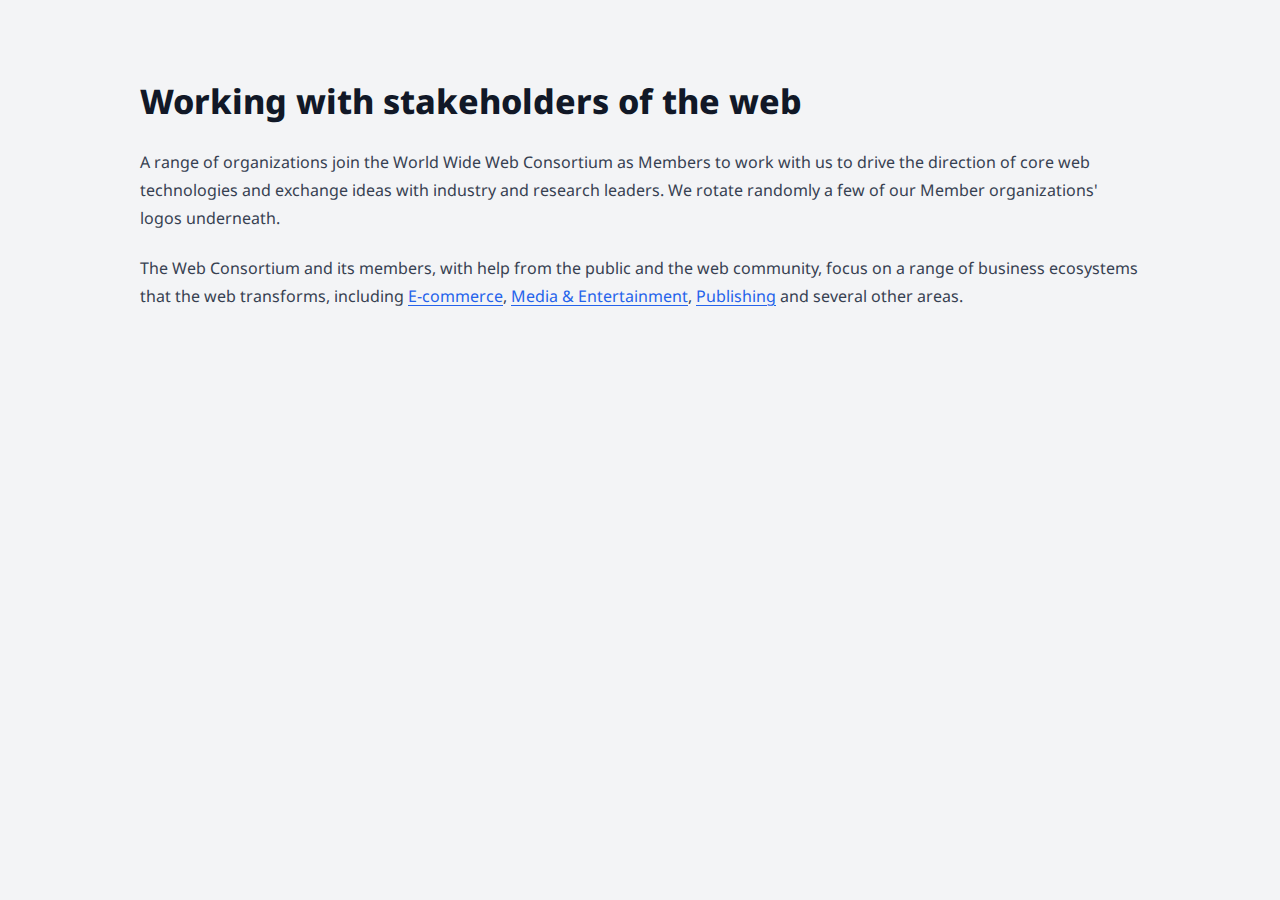
<file: assignments/index.html>
<!DOCTYPE html>
<html lang="en">
<head>
    <meta charset="UTF-8">
    <title>Working with stakeholders of the web</title>

    <link rel="preconnect" href="https://fonts.googleapis.com">
    <link rel="preconnect" href="https://fonts.gstatic.com" crossorigin>
    <link href="https://fonts.googleapis.com/css2?family=Noto+Sans:ital,wght@0,100..900;1,100..900&display=swap" rel="stylesheet">
    <link rel="stylesheet" href="css/styles.css">
</head>
<body>

    <h1>Working with stakeholders of the web</h1>

    <p>
        A range of organizations join the World Wide Web Consortium as Members
        to work with us to drive the direction of core web technologies and
        exchange ideas with industry and research leaders. We rotate randomly
        a few of our Member organizations' logos underneath.
    </p>

    <p>
        The Web Consortium and its members, with help from the public and the web
        community, focus on a range of business ecosystems that the web
        transforms, including
        <a href="#">E-commerce</a>,
        <a href="#">Media &amp; Entertainment</a>,
        <a href="#">Publishing</a>
        and several other areas.
    </p>

</body>
</html>
</file>
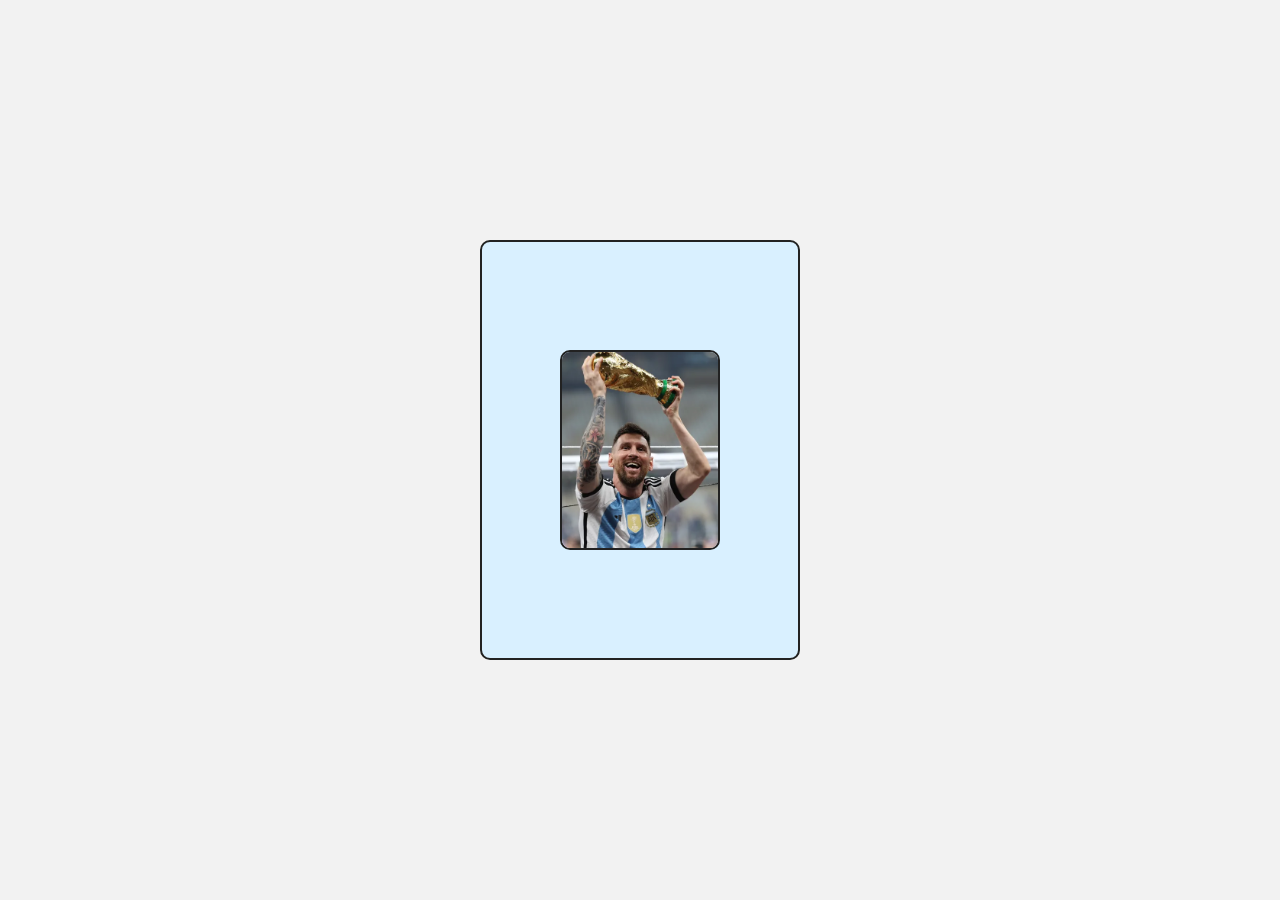
<file: eight-class/index.html>
<!-- index.html -->
<!doctype html>
<html lang="en">
<head>
  <meta charset="utf-8" />
  <meta name="viewport" content="width=device-width, initial-scale=1" />
  <title>Assignment 3 - Flexbox Photo</title>
  <link rel="stylesheet" href="./css/styles.css" />
</head>
<body>

  <div class="page">
    <div class="card">
      <img class="photo" src="./image/messi.webp" alt="My photo" />
    </div>
  </div>

</body>
</html>
</file>
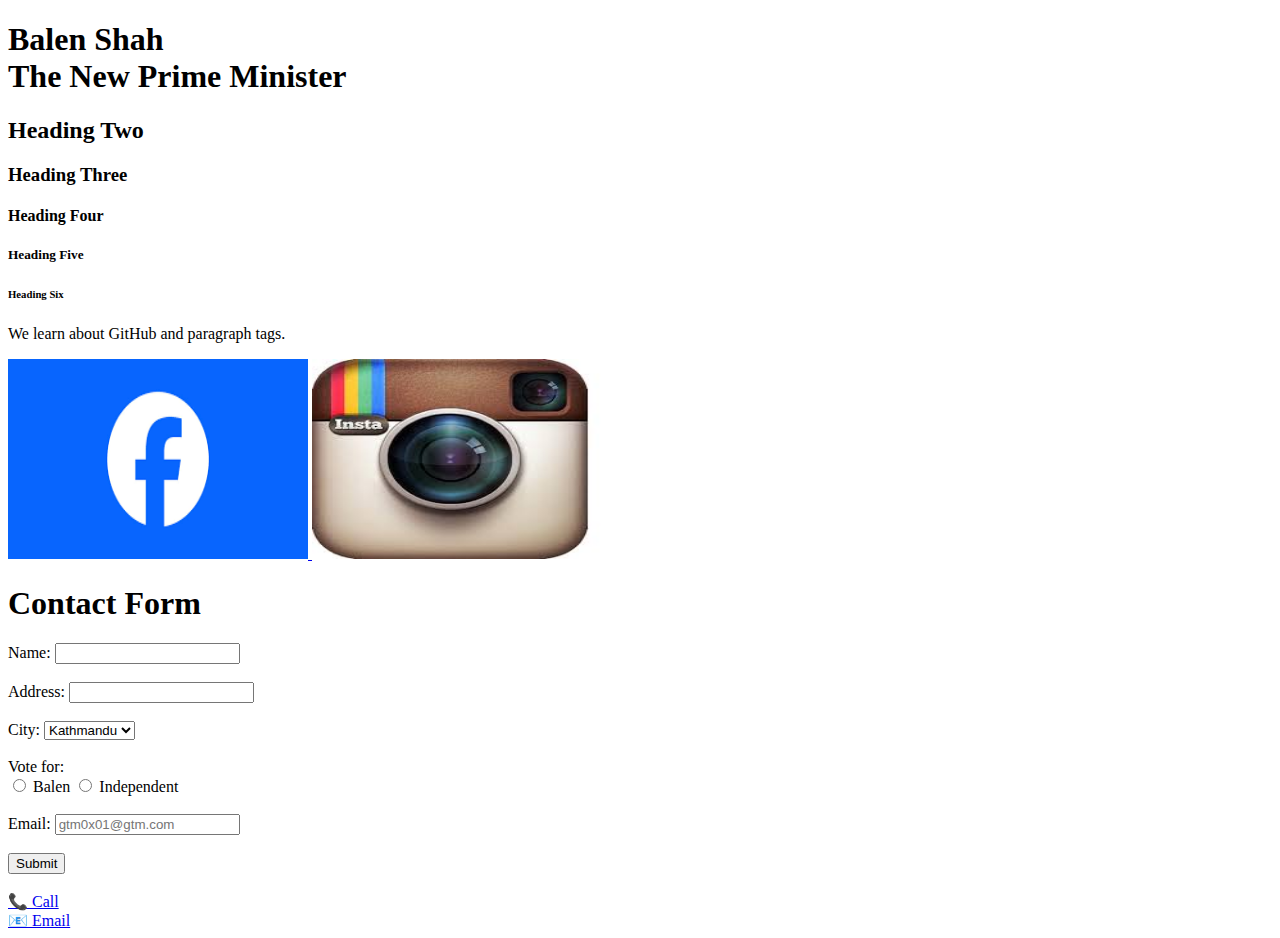
<file: fourth-class/index.html>
<!DOCTYPE html>
<html lang="en">

<head>
    <meta charset="UTF-8">
    <meta name="viewport" content="width=device-width, initial-scale=1.0">
    <title>Third Class</title>
    <link rel="shortcut icon" href="/thirdclass/image/fb.png" type="image/x-icon">
</head>

<body>

    <div>
        <h1>
            Balen Shah <br>
            The New Prime Minister
        </h1>
        <h2>Heading Two</h2>
        <h3>Heading Three</h3>
        <h4>Heading Four</h4>
        <h5>Heading Five</h5>
        <h6>Heading Six</h6>
    </div>

    <p>We learn about GitHub and paragraph tags.</p>

    <a href="https://facebook.com" target="_blank">
        <img src="/thirdclass/image/fb.png" width="300" height="200" alt="Facebook">
    </a>

    <a href="https://instagram.com" target="_blank">
        <img src="/thirdclass/image/insta.jpeg" width="300" height="200" alt="Instagram">
    </a>

    <form>
        <h1>Contact Form</h1>

        <label>Name:</label>
        <input type="text" name="username"><br><br>

        <label>Address:</label>
        <input type="text" name="address"><br><br>

        <label>City:</label>
        <select name="city">
            <option>Kathmandu</option>
            <option>Bhaktapur</option>
        </select><br><br>

        <label>Vote for:</label><br>
        <input type="radio" name="candidate" value="Balen"> Balen
        <input type="radio" name="candidate" value="Independent"> Independent
        <br><br>

        <label>Email:</label>
        <input type="email" name="user_email" placeholder="gtm0x01@gtm.com"><br><br>

        <input type="submit" value="Submit"><br><br>

        <a href="tel:+9779812345678">📞 Call</a><br>
        <a href="mailto:gtm0x01@icloud.com">📧 Email</a>
    </form>

</body>
</html>
</file>
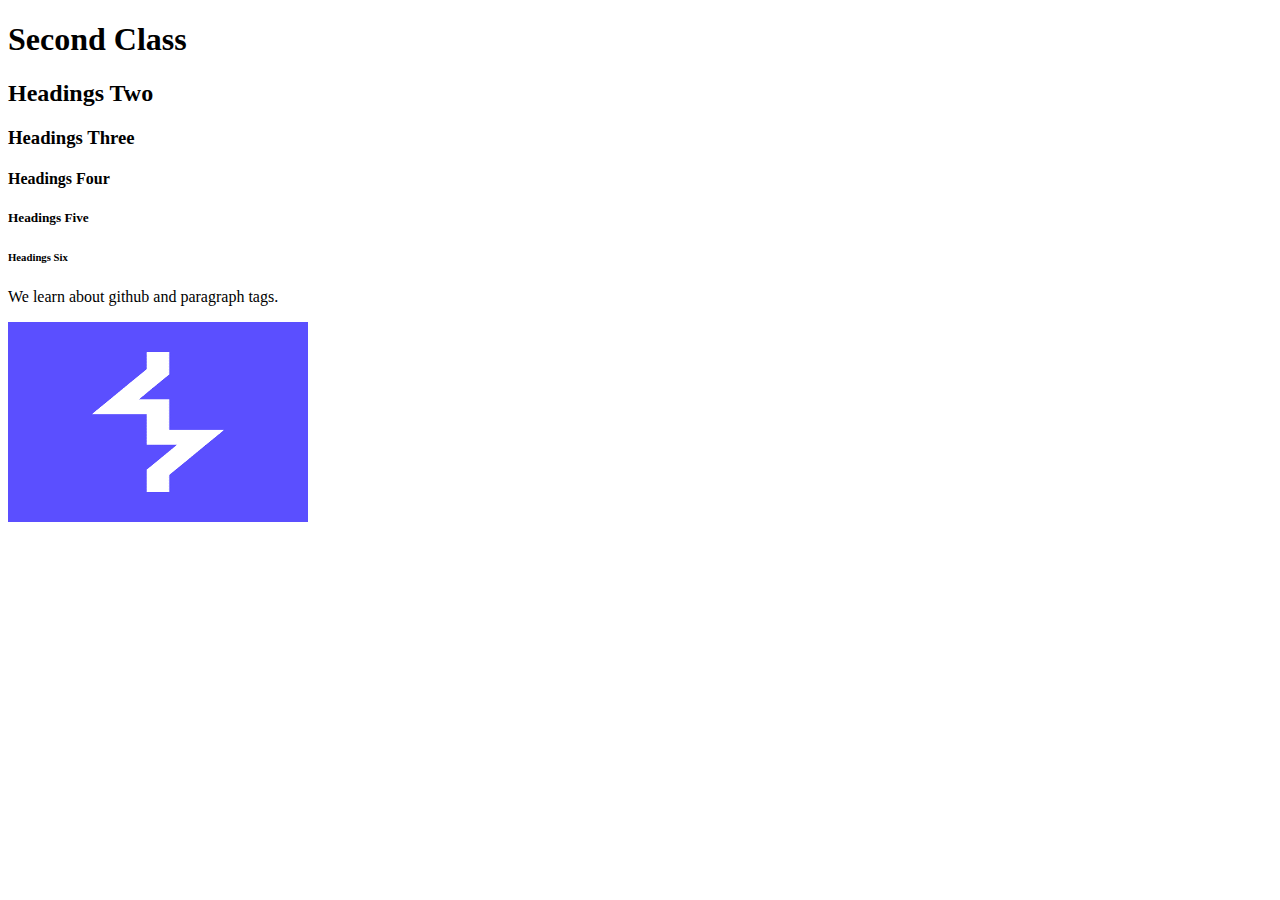
<file: secondclass/index.html>
<!DOCTYPE html>
<html lang="en">

<head>
    <meta charset="UTF-8">
    <meta name="viewport" content="width=device-width, initial-scale=1.0">
    <title>Document</title>
</head>

<body>
    <h1>Second Class</h1>
    <h2>Headings Two</h2>
    <h3>Headings Three</h3>
    <h4>Headings Four</h4>
    <h5>Headings Five</h5>
    <h6>Headings Six</h6>
    <P> We learn about github and paragraph tags.</P>
    <img src="image/burp.png" width="300" height="200">
</body>
</html>
</file>
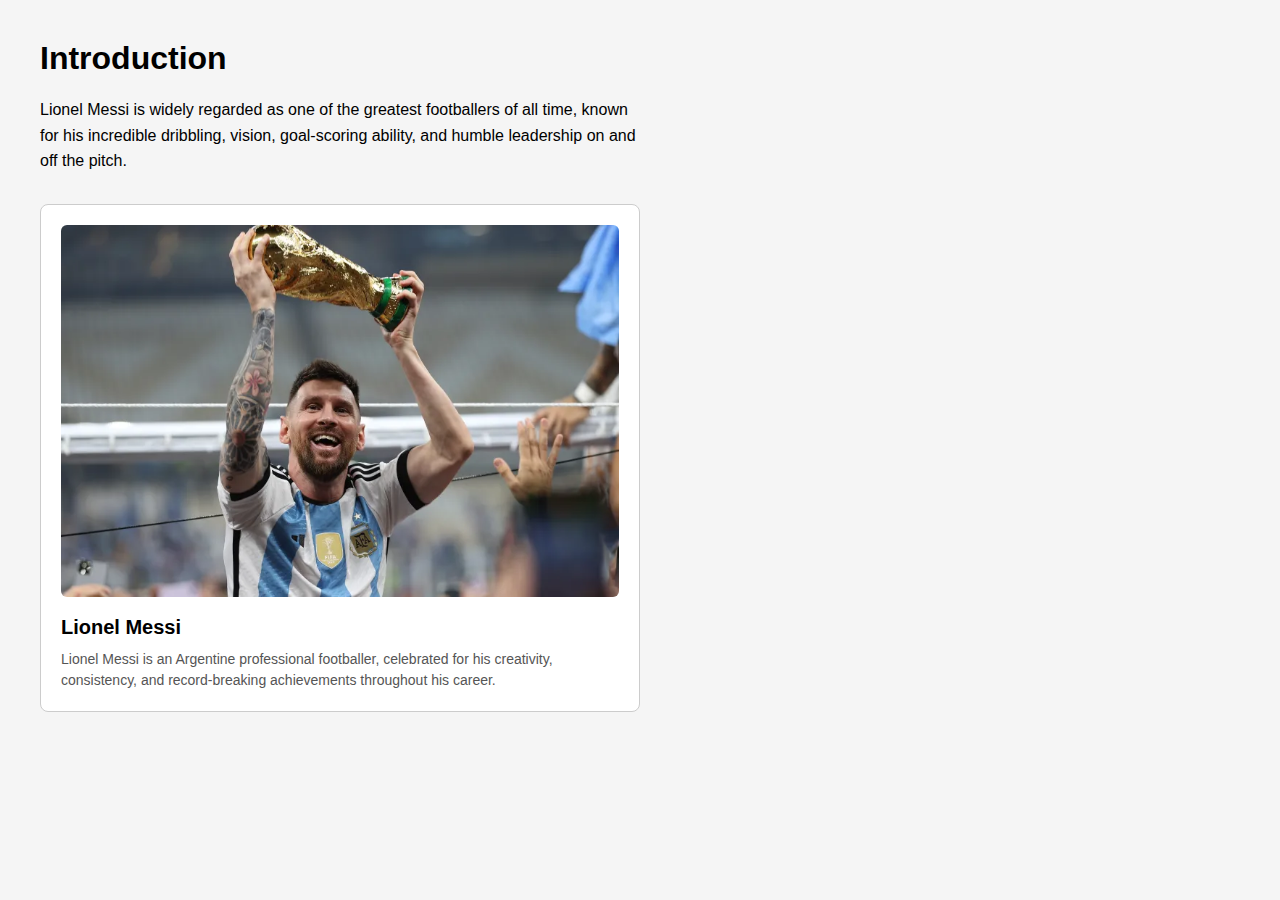
<file: seventh-class/index.html>
<!doctype html>
<html lang="en">
  <head>
    <meta charset="UTF-8" />
    <title>Footballer Card</title>
    <link rel="stylesheet" href="css/styles.css" />
  </head>
  <body>
    <div><h1>Introduction</h1></div>

    <p>
      Lionel Messi is widely regarded as one of the greatest footballers of all
      time, known for his incredible dribbling, vision, goal-scoring ability,
      and humble leadership on and off the pitch.
    </p>

    <div class="card">
      <img src="./image/messi.webp" alt="Lionel Messi" />

      <h2 class="card-title">Lionel Messi</h2>

      <p>
        Lionel Messi is an Argentine professional footballer, celebrated for his
        creativity, consistency, and record-breaking achievements throughout his
        career.
      </p>
    </div>
  </body>
</html>
</file>
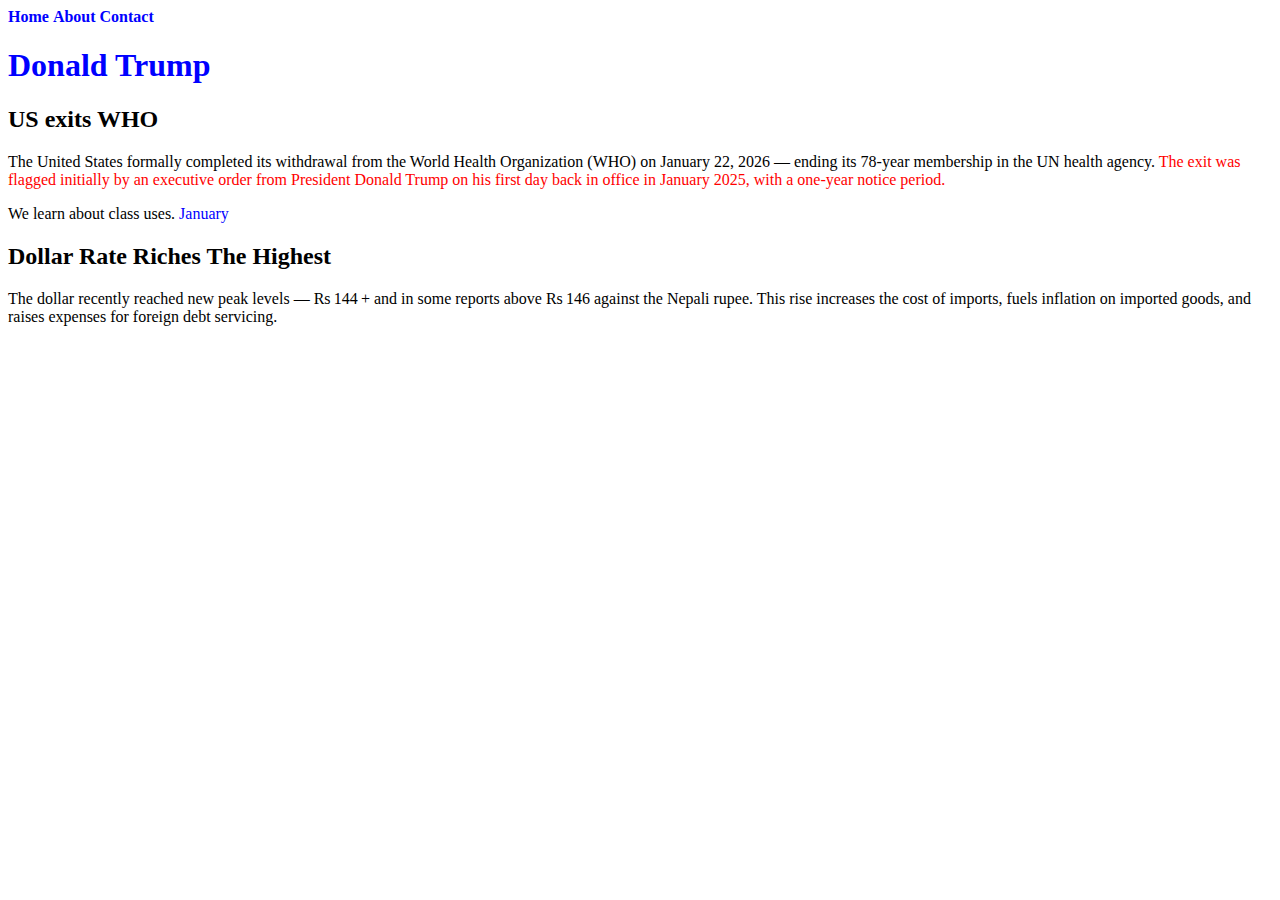
<file: sixth-class/index.html>
<!DOCTYPE html>
<html lang="en">

<head>
    <meta charset="UTF-8">
    <meta name="viewport" content="width=device-width, initial-scale=1.0">
    <title>Fifth Class</title>
    <link rel="stylesheet" href="./css/styles.css">
</head>
<body>
    <header>
        <nav>
            <a href="#">Home</a>
            <a href="#">About</a>
            <a href="#">Contact</a>
        </nav>
    </header>
    <main>
        <h1>Donald Trump</h1>
        <div>
            <h2>US exits WHO</h2>
            <p>The United States formally completed its withdrawal from the World Health Organization (WHO) on January
                22, 2026 — ending its 78‑year membership in the UN health agency.<span>
                The exit was flagged initially by an executive order from President Donald Trump on his first day back
                in office in January 2025, with a one‑year notice period.</span></p>
            <p class="new-course">We learn about class uses. <span>January</span></p> 
        </div>
        <div>
            <h2>
                Dollar Rate Riches The Highest
            </h2>
            <p>
                The dollar recently reached new peak levels — Rs 144 + and in some reports above Rs 146 against the
                Nepali rupee.
                This rise increases the cost of imports, fuels inflation on imported goods, and raises expenses for
                foreign debt servicing.
            </p>
        </div>
    </main>
</body>
</html>
</file>
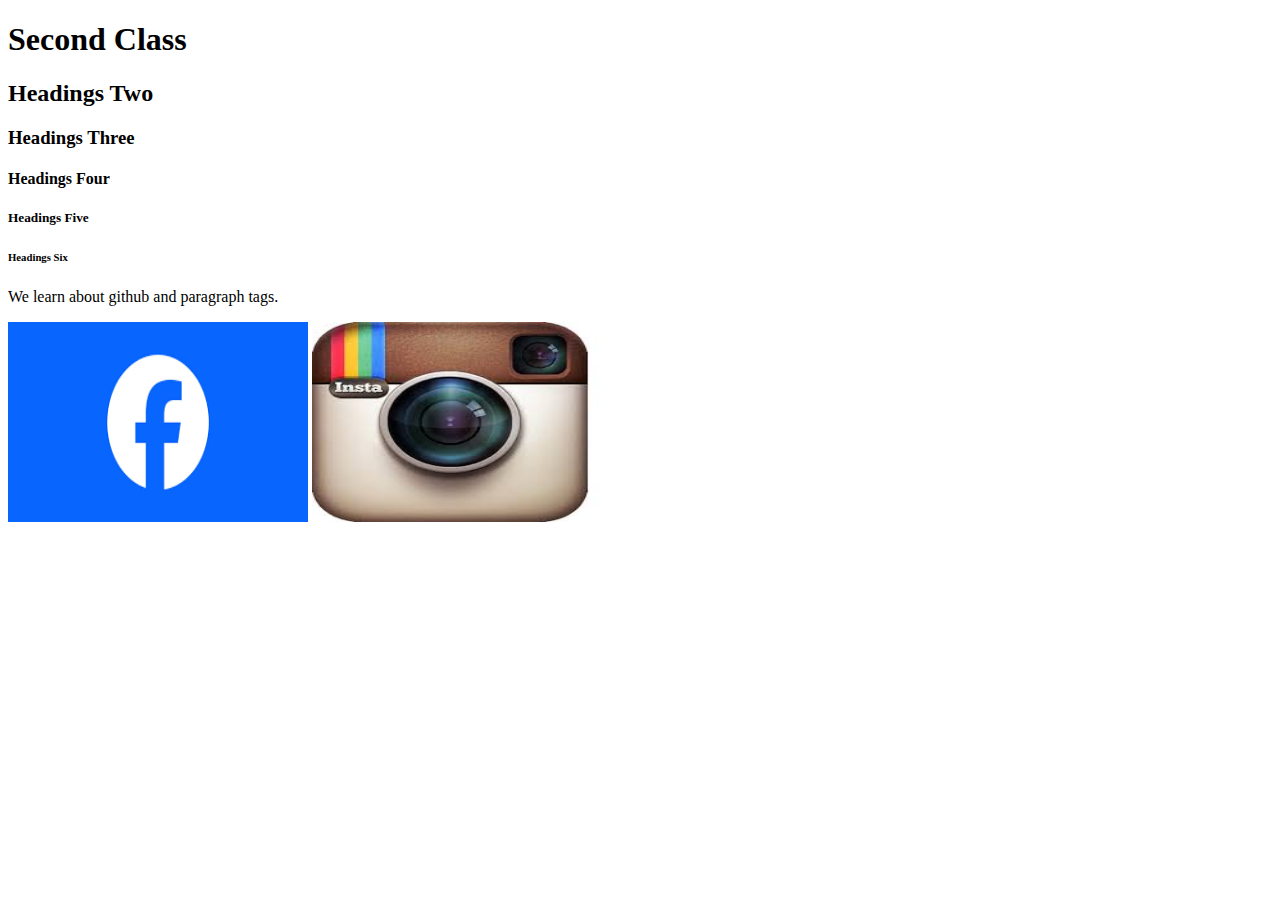
<file: thirdclass/index.html>
<!DOCTYPE html>
<html lang="en">

<head>
    <meta charset="UTF-8">
    <meta name="viewport" content="width=device-width, initial-scale=1.0">
    <title>Third Class</title>
    <link rel="shortcut icon" href="image/fb.png" type="image/x-icon">
</head>

<body>
    <h1>Second Class</h1>
    <h2>Headings Two</h2>
    <h3>Headings Three</h3>
    <h4>Headings Four</h4>
    <h5>Headings Five</h5>
    <h6>Headings Six</h6>
    <P> We learn about github and paragraph tags.</P>
    <a href="https://facebook.com" target="_blank"><img src="image/fb.png" width="300" height="200"></a>
    <a href="https://instagram.com" target="_blank"><img src="image/insta.jpeg" width="300" height="200"></a>
</body>
</html>
</file>
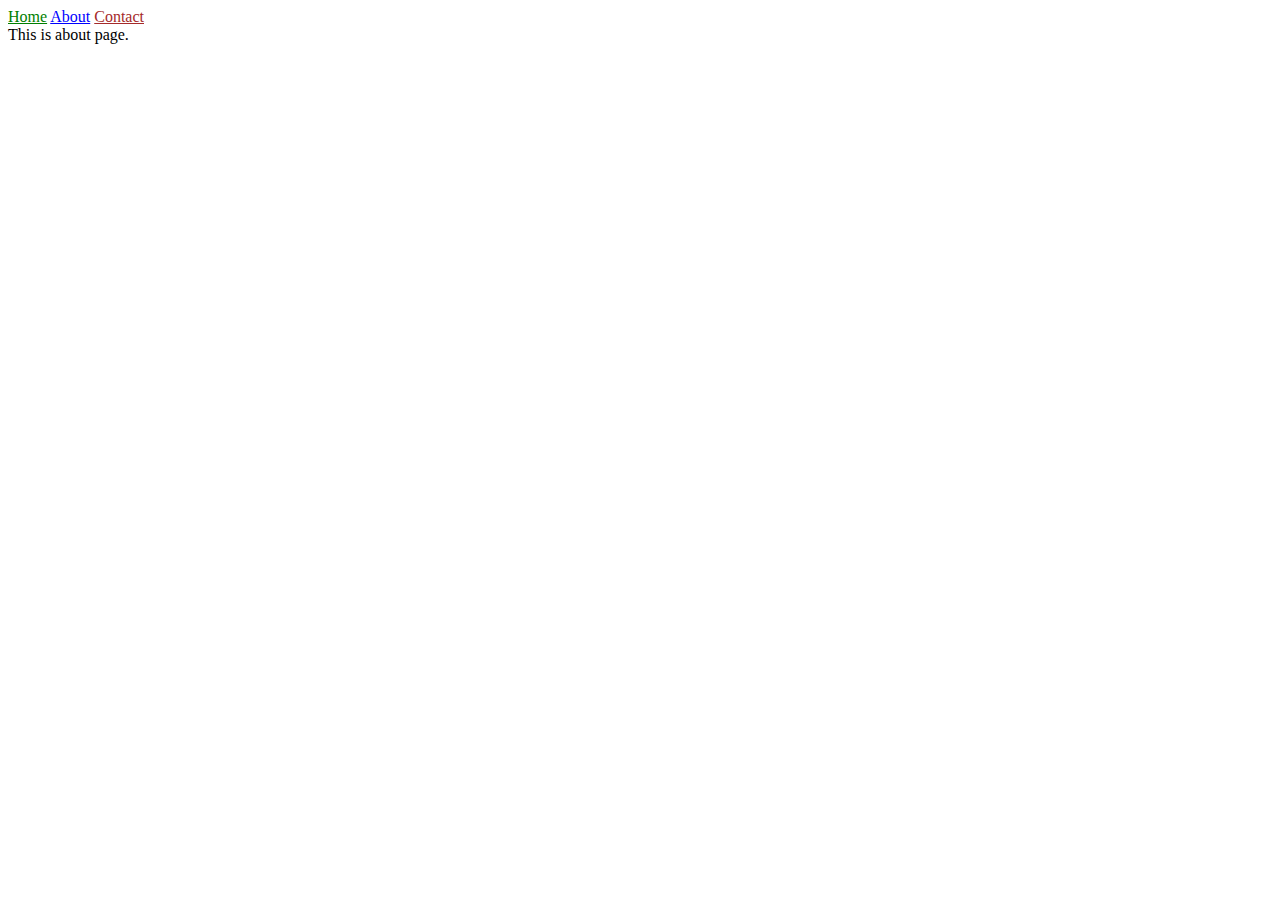
<file: fifth-class/about.html>
<!DOCTYPE html>
<html lang="en">
<head>
    <meta charset="UTF-8">
    <meta name="viewport" content="width=device-width, initial-scale=1.0">
    <title>Document</title>
<style>
    a {
        color: blue;
    }
</style>
</head>
<body>
    <header>
        <nav>
            <a href="./index.html" style="color: green;">Home</a>
            <a href="./about.html" style="color: blue;">About</a>
            <a href="#" style="color: brown;">Contact</a>
        </nav>
    </header>
    This is about page.
</body>
</html>
</file>
<file: assignments/css/styles.css>
body {
  margin: 0;
  padding: 60px 32px;
  font-family: "Noto Sans", "Trebuchet MS", Geneva, sans-serif;
  background-color: #f3f4f6;
  color: #1f2937;
  max-width: 1000px;
  margin-left: auto;
  margin-right: auto;
}

h1 {
  font-size: 34px;
  font-weight: 800;
  line-height: 1.1;
  margin-bottom: 28px;
  color: #111827;
}

p {
  font-size: 16px;
  line-height: 1.75;
  margin-bottom: 22px;
  color: #374151;
}

a {
  color: #2563eb;           
  text-decoration: underline;
  text-underline-offset: 3px;
}

a:hover {
  color: #1d4ed8;
}
</file>
<file: eight-class/css/styles.css>
* {
  box-sizing: border-box;
  margin: 0;
  padding: 0;
}

.page {
  min-height: 100vh;
  display: flex;
  justify-content: center;
  align-items: center;
  background: #f2f2f2;
}

.card {
  width: 320px;
  height: 420px;

  display: flex;
  justify-content: center;
  align-items: center;
  background: #d9f0ff;
  border: 2px solid #222;
  border-radius: 10px;
}

.photo {
  width: 160px;
  height: 200px;
  object-fit: cover;
  border-radius: 10px;
  border: 2px solid #222;
}
</file>
<file: seventh-class/css/styles.css>
* {
  margin: 0;
  padding: 0;
  box-sizing: border-box;
}

body {
  font-family: Arial, Helvetica, sans-serif;
  background: #f5f5f5;
  padding: 40px;
}

body > div,
body > p,
.card {
  max-width: 600px;
}

h1 {
  margin-bottom: 20px;
}

body > p {
  margin-bottom: 30px;
  line-height: 1.6;
}

.card {
  background: #ffffff;
  border: 1px solid #ccc;
  border-radius: 8px;
  padding: 20px;
}
img {
  width: 100%;
  border-radius: 6px;
  margin-bottom: 15px;
}

.card-title {
  margin-bottom: 10px;
  font-size: 20px;
}

.card p {
  font-size: 14px;
  line-height: 1.5;
  color: #555;
}
</file>
<file: sixth-class/css/styles.css>
a, h1 {
    color:blue
}
a {
    font-size: 30 px;
    text-decoration: none;
    font-weight: bold;
}
p {
    font-size: 200 px;

}
p span {
     color: red;
}
.new-course span{
    color: blue;
}
</file>
